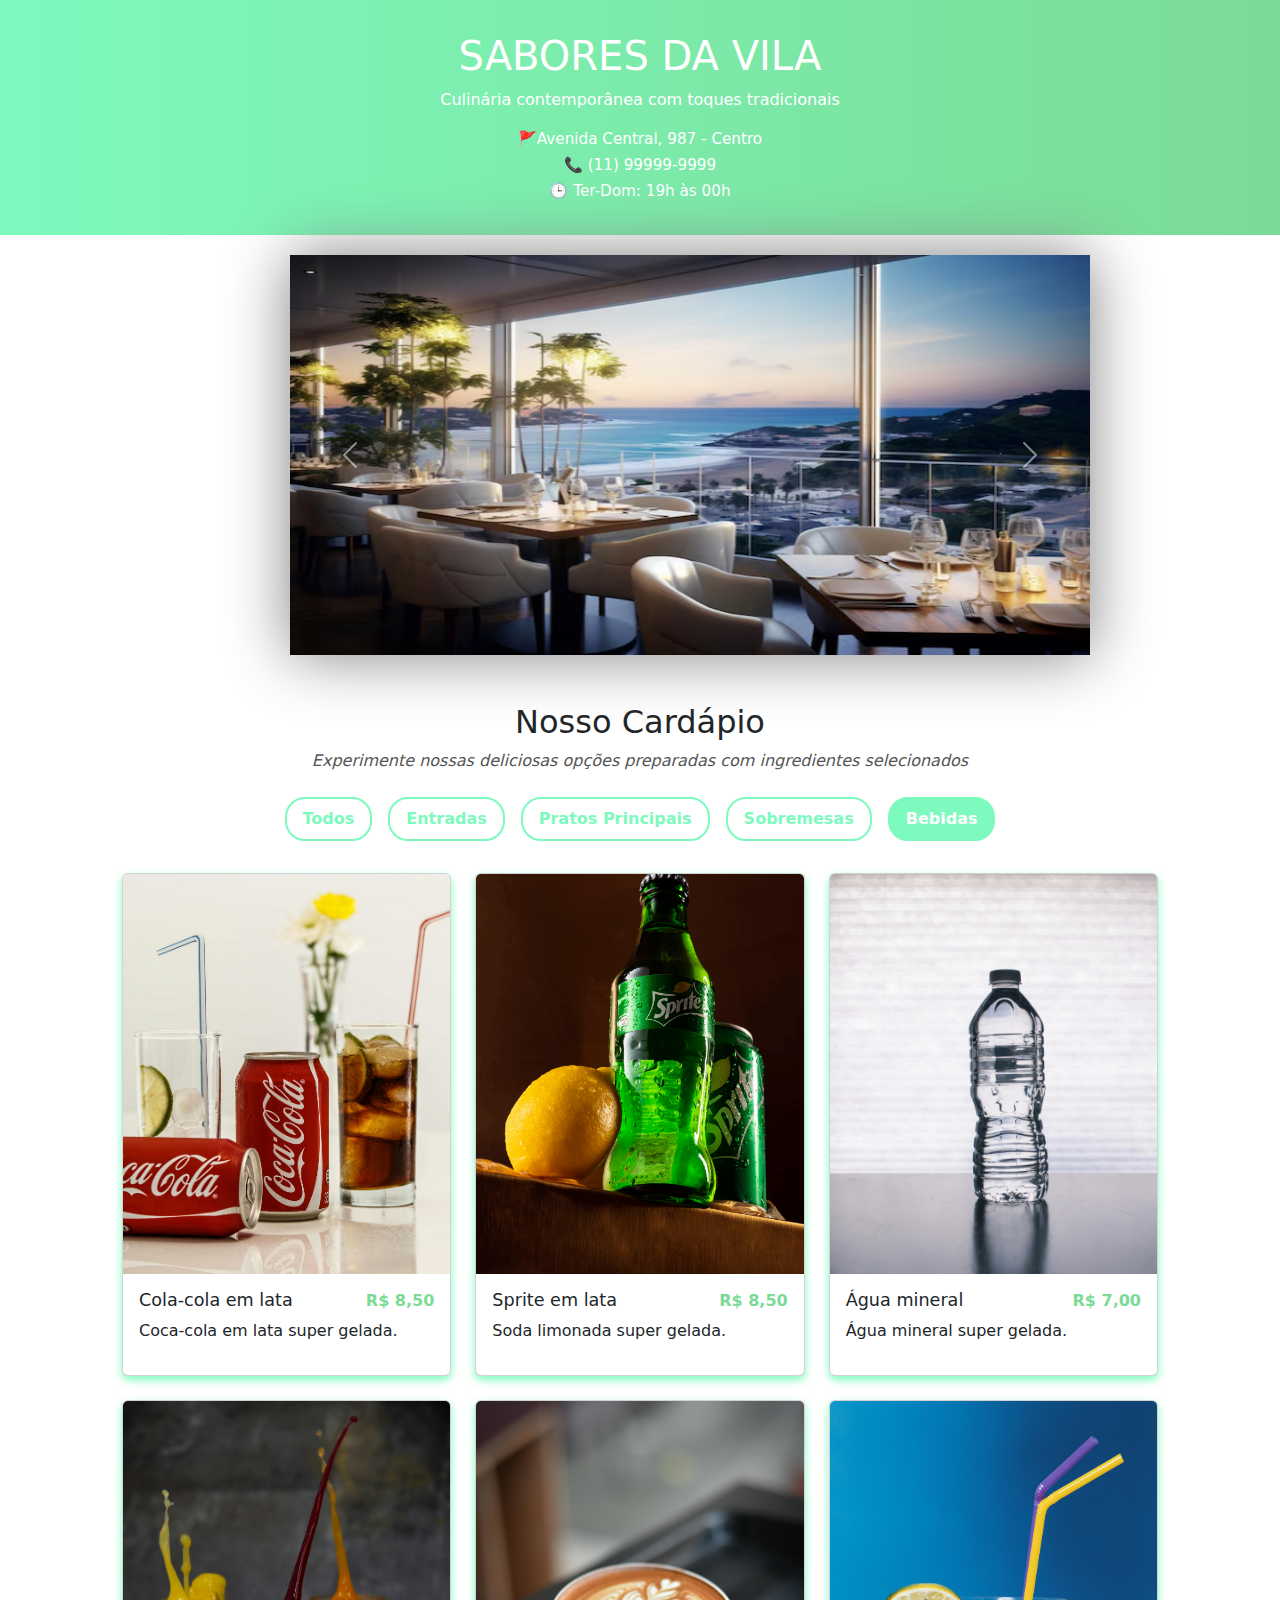
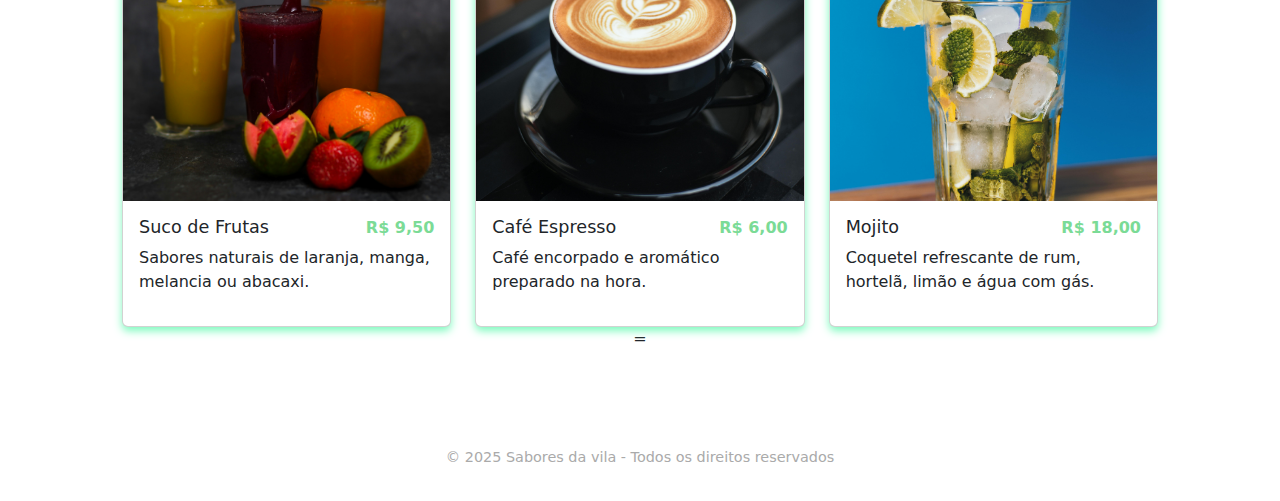
<file: bebidas.html>
<!DOCTYPE html>
<html lang="pt-br">
  <head>
    <meta charset="UTF-8" />
    <meta name="viewport" content="width=device-width, initial-scale=1.0" />
    <link
      rel="stylesheet"
      href="https://cdnjs.cloudflare.com/ajax/libs/font-awesome/6.7.0/css/all.min.css"
      integrity="sha512-9xKTRVabjVeZmc+GUW8GgSmcREDunMM+Dt/GrzchfN8tkwHizc5RP4Ok/MXFFy5rIjJjzhndFScTceq5e6GvVQ=="
      crossorigin="anonymous"
      referrerpolicy="no-referrer"
    />
    
    <title>Sabores da vila</title>
    <link rel="stylesheet" href="style.css" />
    <link href="https://cdn.jsdelivr.net/npm/bootstrap@5.3.3/dist/css/bootstrap.min.css" rel="stylesheet">
    <link rel="stylesheet" href="index.html">
  </head>
  <body>
    <header>
      <h1>SABORES DA VILA</h1>
      <p>Culinária contemporânea com toques tradicionais</p>
      <div class="info">
        <span>🚩Avenida Central, 987 - Centro</span>
        <span>📞 (11) 99999-9999</span>
        <span>🕒 Ter-Dom: 19h às 00h</span>
      </div>
    </header>
    <section>
      <div id="carouselExampleAutoplaying" class="carousel slide" data-bs-ride="carousel">
        <div class="carousel-inner">
          <div class="carousel-item active">
            <img class="img" src="./images/restaurante-panoramico-alterada.avif" class="d-block w-100" alt="...">
          </div>
          <div class="carousel-item">
            <img class="img" src="./images/cozinha-de-restaurante- alterada.webp" class="d-block w-100" alt="...">
          </div>
          <div class="carousel-item">
            <img class="img" src="./images/equipe-de-restaurantes-que-se-posam-juntos-alterada.webp" class="d-block w-100" alt="...">
          </div>
        </div>
        <button class="carousel-control-prev" type="button" data-bs-target="#carouselExampleAutoplaying" data-bs-slide="prev">
          <span class="carousel-control-prev-icon" aria-hidden="true"></span>
          <span class="visually-hidden">Previous</span>
        </button>
        <button class="carousel-control-next" type="button" data-bs-target="#carouselExampleAutoplaying" data-bs-slide="next">
          <span class="carousel-control-next-icon" aria-hidden="true"></span>
          <span class="visually-hidden">Next</span>
        </button>
      </div>
    </section>

    <main>
      <section class="menu-section">
        <h2>Nosso Cardápio</h2>
        <p class="subtitle">
          Experimente nossas deliciosas opções preparadas com ingredientes
          selecionados
        </p>

        <div class="filters">
            <a href="index.html"><button >Todos</button></a>
            <a href="entradas.html" ><button>Entradas</button></a>
            <a href="pratos.html" ><button>Pratos Principais</button></a>
            <a href="sobremesa.html"><button>Sobremesas</button></a>
            <a href="bebidas.html"><button class="active">Bebidas</button></a>
          </div>

        <div class="menu-grid">

          <div class="card">
            <img
              src="./images/pexels-pixabay-50593.jpg"
              alt="Coca-cola em lata"
              width="300"
              height="400"
            />
            <div class="card-content">
              <h3>Cola-cola em lata <span class="price">R$ 8,50</span></h3>
              <p>Coca-cola em lata super gelada.</p>
            </div>
          </div>

          <div class="card">
            <img
              src="./images/pexels-ali-nafezarefi-2572005-4161715.jpg"
              alt="Soda limonada (sprite)"
              width="300"
              height="400"
            />
            <div class="card-content">
              <h3>Sprite em lata <span class="price">R$ 8,50</span></h3>
              <p>Soda limonada super gelada.</p>
            </div>
          </div>

          <div class="card">
            <img
              src="./images/pexels-steve-1000084.jpg"
              alt="Água mineral"
              width="300"
              height="400"
            />
            <div class="card-content">
              <h3>Água mineral <span class="price">R$ 7,00</span></h3>
              <p>Água mineral super gelada.</p>
            </div>
          </div>

          <div class="card">
            <img
              src="./images/dhiren-maru-vN1YusQcUJ4-unsplash.jpg"
              alt="Suco de Frutas"
              width="300"
              height="400"
            />
            <div class="card-content">
              <h3>Suco de Frutas <span class="price">R$ 9,50</span></h3>
              <p>Sabores naturais de laranja, manga, melancia ou abacaxi.</p>
            </div>
          </div>

          <div class="card">
            <img
              src="./images/pexels-chevanon-312418.jpg"
              alt="Café Espresso"
              width="300"
              height="400"
            />
            <div class="card-content">
              <h3>Café Espresso <span class="price">R$ 6,00</span></h3>
              <p>Café encorpado e aromático preparado na hora.</p>
            </div>
          </div>

          <div class="card">
            <img
              src="./images/pexels-kowalievska-1187766.jpg"
              alt="Mojito"
              width="300"
              height="400"
            />
            <div class="card-content">
              <h3>Mojito <span class="price">R$ 18,00</span></h3>
              <p>Coquetel refrescante de rum, hortelã, limão e água com gás.</p>
            </div>
          </div>
        </div>
        =
      </section>
    </main>
    <div class="whatsapp">
      <i class="fa-brands fa-whatsapp fa-fade" style="color: #0fb823"></i>
    </div>

    <footer>© 2025 Sabores da vila - Todos os direitos reservados</footer>
  </body>
  <script src="https://code.jquery.com/jquery-3.6.0.min.js"></script>
  <script src="https://cdn.jsdelivr.net/npm/@popperjs/core@2.11.6/dist/umd/popper.min.js"></script>
  <script src="https://cdn.jsdelivr.net/npm/bootstrap@5.3.0-alpha1/dist/js/bootstrap.min.js"></script>
  
</html>
</file>
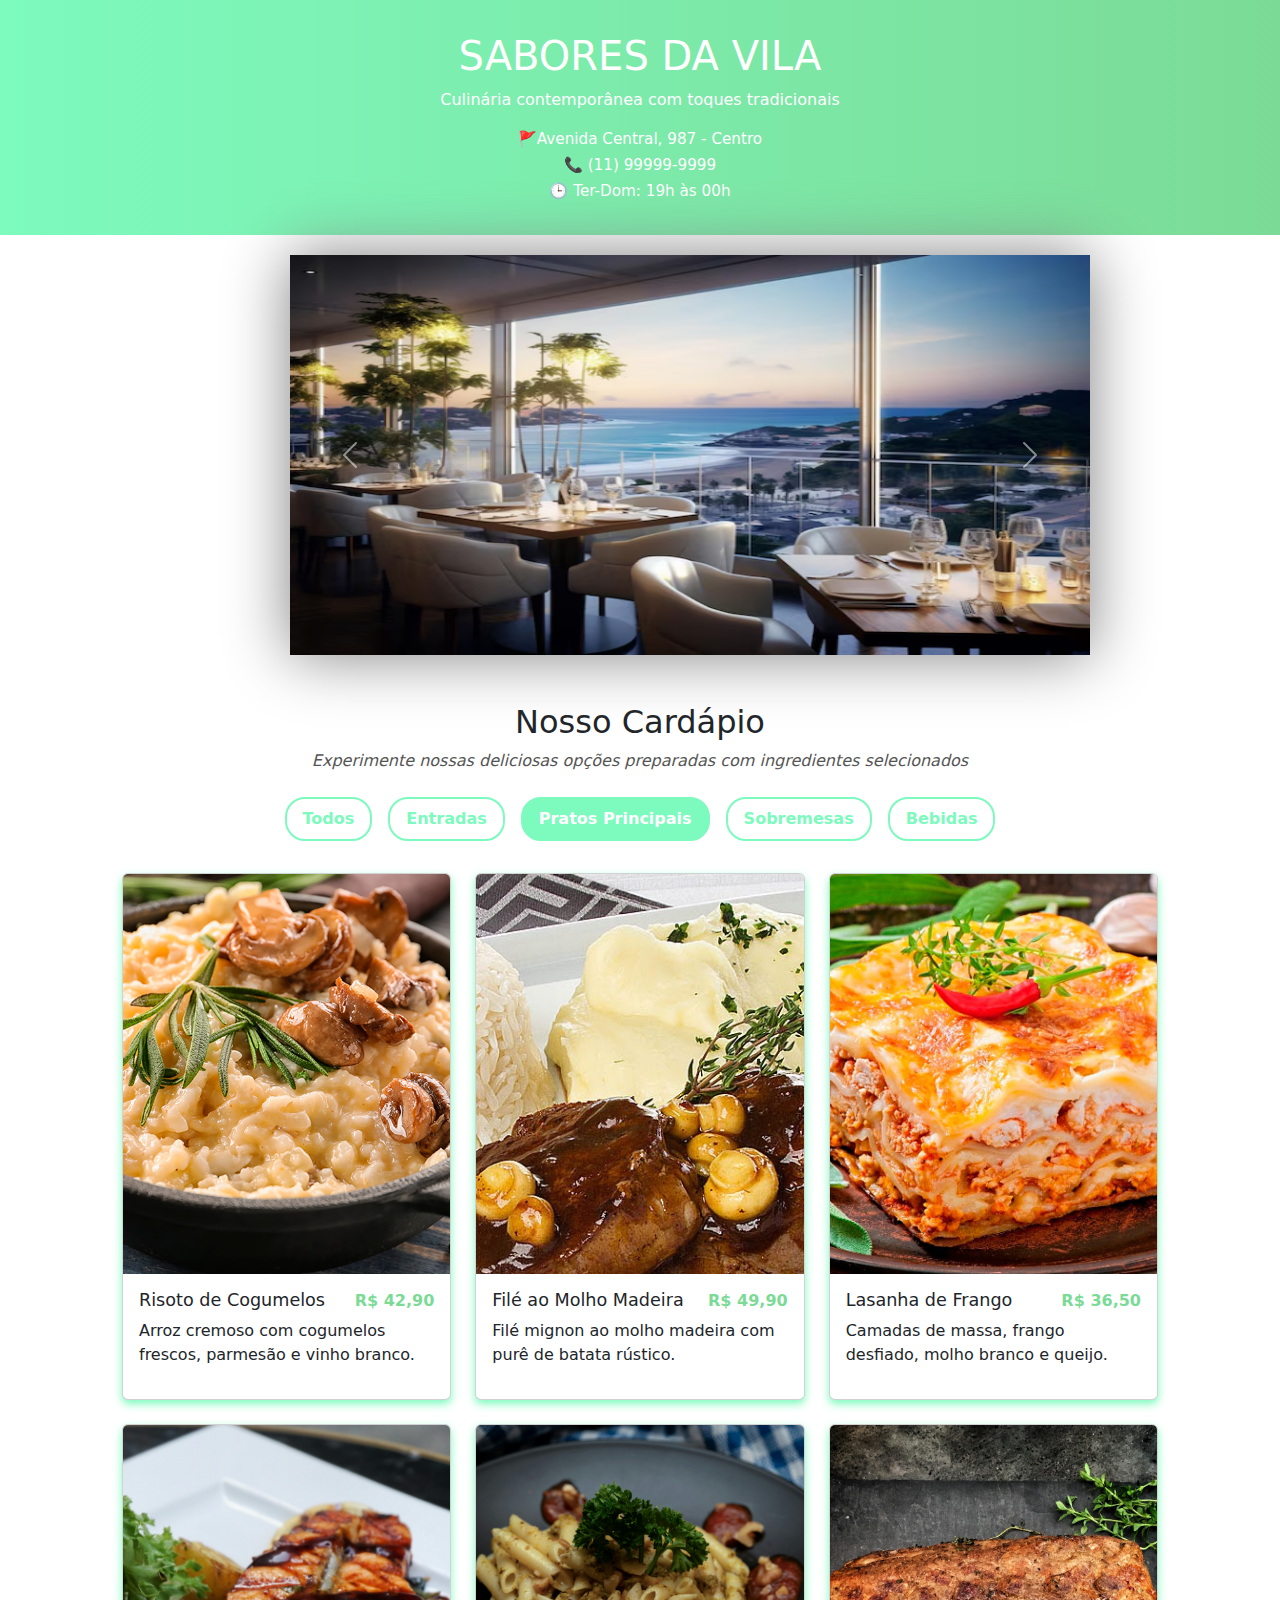
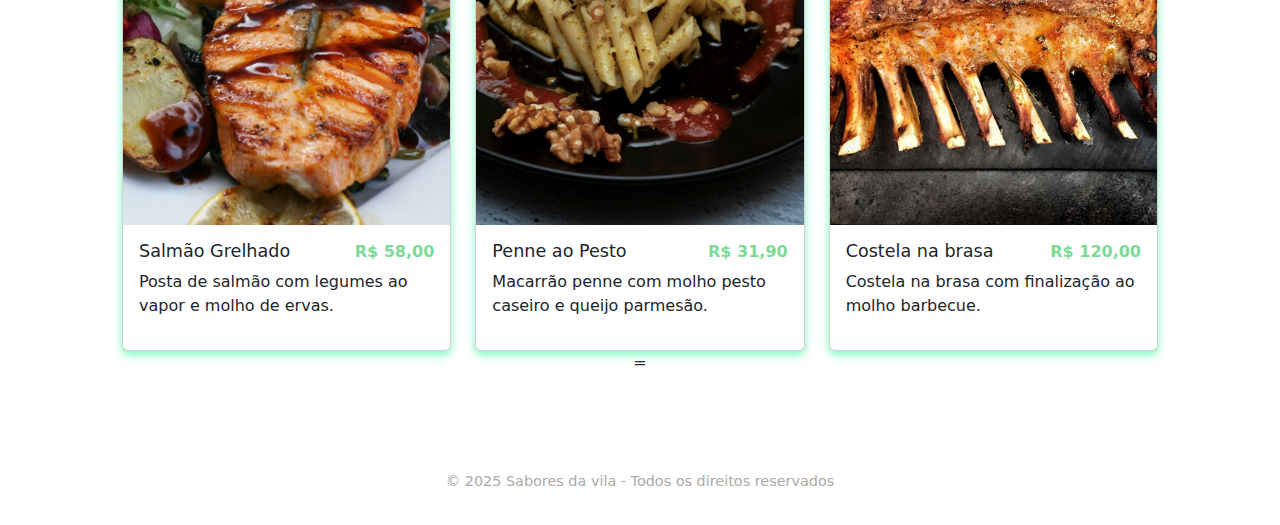
<file: pratos.html>
<!DOCTYPE html>
<html lang="pt-br">
  <head>
    <meta charset="UTF-8" />
    <meta name="viewport" content="width=device-width, initial-scale=1.0" />
    <link
      rel="stylesheet"
      href="https://cdnjs.cloudflare.com/ajax/libs/font-awesome/6.7.0/css/all.min.css"
      integrity="sha512-9xKTRVabjVeZmc+GUW8GgSmcREDunMM+Dt/GrzchfN8tkwHizc5RP4Ok/MXFFy5rIjJjzhndFScTceq5e6GvVQ=="
      crossorigin="anonymous"
      referrerpolicy="no-referrer"
    />
    
    <title>Sabores da vila</title>
    <link rel="stylesheet" href="style.css" />
    <link href="https://cdn.jsdelivr.net/npm/bootstrap@5.3.3/dist/css/bootstrap.min.css" rel="stylesheet">
    <link rel="stylesheet" href="index.html">
  </head>
  <body>
    <header>
      <h1>SABORES DA VILA</h1>
      <p>Culinária contemporânea com toques tradicionais</p>
      <div class="info">
        <span>🚩Avenida Central, 987 - Centro</span>
        <span>📞 (11) 99999-9999</span>
        <span>🕒 Ter-Dom: 19h às 00h</span>
      </div>
    </header>
    <section>
      <div id="carouselExampleAutoplaying" class="carousel slide" data-bs-ride="carousel">
        <div class="carousel-inner">
          <div class="carousel-item active">
            <img class="img" src="./images/restaurante-panoramico-alterada.avif" class="d-block w-100" alt="...">
          </div>
          <div class="carousel-item">
            <img class="img" src="./images/cozinha-de-restaurante- alterada.webp" class="d-block w-100" alt="...">
          </div>
          <div class="carousel-item">
            <img class="img" src="./images/equipe-de-restaurantes-que-se-posam-juntos-alterada.webp" class="d-block w-100" alt="...">
          </div>
        </div>
        <button class="carousel-control-prev" type="button" data-bs-target="#carouselExampleAutoplaying" data-bs-slide="prev">
          <span class="carousel-control-prev-icon" aria-hidden="true"></span>
          <span class="visually-hidden">Previous</span>
        </button>
        <button class="carousel-control-next" type="button" data-bs-target="#carouselExampleAutoplaying" data-bs-slide="next">
          <span class="carousel-control-next-icon" aria-hidden="true"></span>
          <span class="visually-hidden">Next</span>
        </button>
      </div>
    </section>

    <main>
      <section class="menu-section">
        <h2>Nosso Cardápio</h2>
        <p class="subtitle">
          Experimente nossas deliciosas opções preparadas com ingredientes
          selecionados
        </p>

        <div class="filters">
          <a href="index.html"><button >Todos</button></a>
          <a href="entradas.html" ><button>Entradas</button></a>
          <a href="pratos.html" ><button class="active">Pratos Principais</button></a>
          <a href="sobremesa.html"><button>Sobremesas</button></a>
          <a href="bebidas.html"><button>Bebidas</button></a>
          </div>

        <div class="menu-grid">
          <div class="card">
            <img
              src="./images/risoto de cogumelos.png"
              alt="Risoto de Cogumelos"
              width="300"
              height="400"
            />
            <div class="card-content">
              <h3>Risoto de Cogumelos <span class="price">R$ 42,90</span></h3>
              <p>
                Arroz cremoso com cogumelos frescos, parmesão e vinho branco.
              </p>
            </div>
          </div>


          <div class="card">
            <img
              src="./images/filé ao molho madeira.jfif"
              alt="Filé ao Molho Madeira"
              width="300"
              height="400"
            />
            <div class="card-content">
              <h3>Filé ao Molho Madeira <span class="price">R$ 49,90</span></h3>
              <p>Filé mignon ao molho madeira com purê de batata rústico.</p>
            </div>
          </div>

          <div class="card">
            <img
              src="./images/Lasanha-de-frango.jpg"
              alt="Lasanha de Frango"
              width="300"
              height="400"
            />
            <div class="card-content">
              <h3>Lasanha de Frango <span class="price">R$ 36,50</span></h3>
              <p>Camadas de massa, frango desfiado, molho branco e queijo.</p>
            </div>
          </div>

          <div class="card">
            <img
              src="./images/pexels-dam-i-2147761795-29748127.jpg"
              alt="Salmão Grelhado"
              width="300"
              height="400"
            />
            <div class="card-content">
              <h3>Salmão Grelhado <span class="price">R$ 58,00</span></h3>
              <p>Posta de salmão com legumes ao vapor e molho de ervas.</p>
            </div>
          </div>

          <div class="card">
            <img
              src="./images/pexels-guvo59-30373424 (1).jpg"
              alt="Penne ao Pesto"
              width="300"
              height="400"
            />
            <div class="card-content">
              <h3>Penne ao Pesto <span class="price">R$ 31,90</span></h3>
              <p>Macarrão penne com molho pesto caseiro e queijo parmesão.</p>
            </div>
          </div>


          <div class="card">
            <img
              src="./images/pexels-pascal-claivaz-66964-410648.jpg"
              alt="Costela na brasa"
              width="300"
              height="400"
            />
            <div class="card-content">
              <h3>Costela na brasa <span class="price">R$ 120,00</span></h3>
              <p>Costela na brasa com finalização ao molho barbecue.</p>
            </div>
          </div>
        </div>
        =
      </section>
    </main>
    <div class="whatsapp">
      <i class="fa-brands fa-whatsapp fa-fade" style="color: #0fb823"></i>
    </div>

    <footer>© 2025 Sabores da vila - Todos os direitos reservados</footer>
  </body>
  <script src="https://code.jquery.com/jquery-3.6.0.min.js"></script>
  <script src="https://cdn.jsdelivr.net/npm/@popperjs/core@2.11.6/dist/umd/popper.min.js"></script>
  <script src="https://cdn.jsdelivr.net/npm/bootstrap@5.3.0-alpha1/dist/js/bootstrap.min.js"></script>
  
</html>
</file>
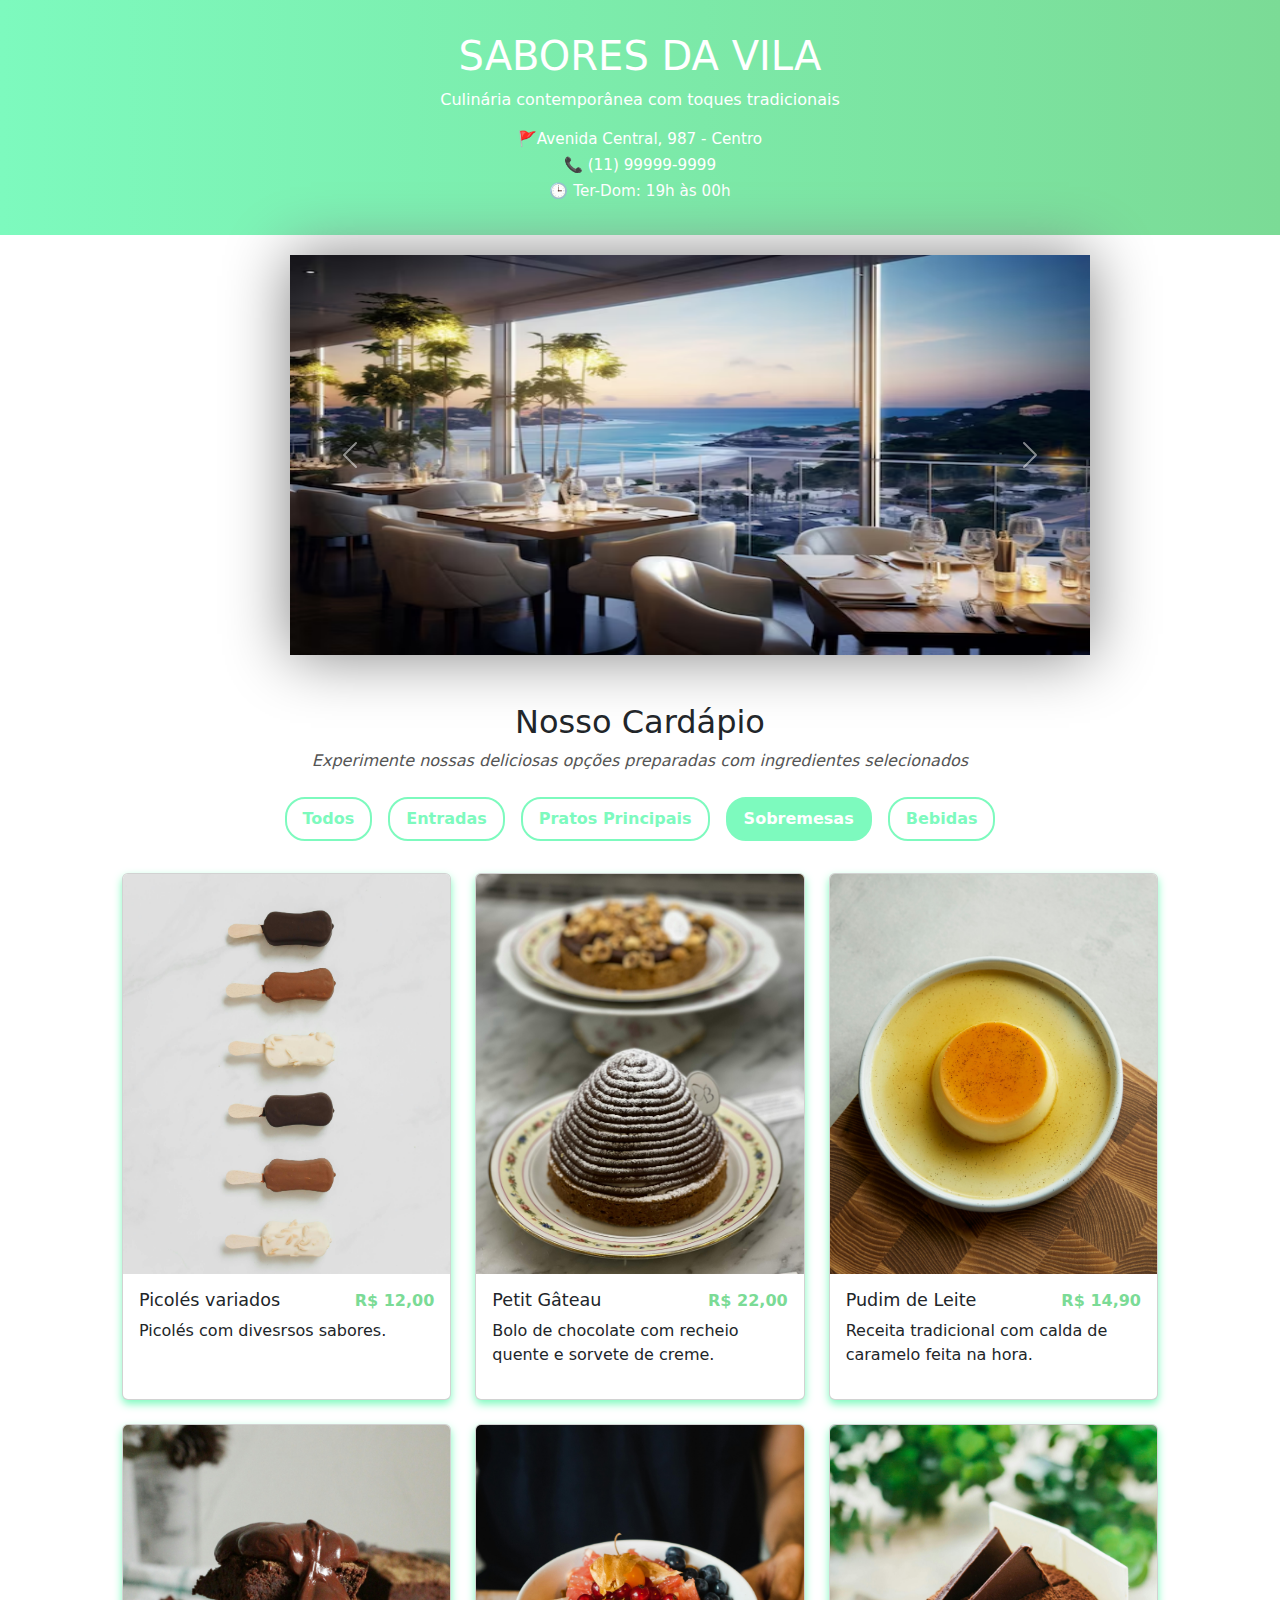
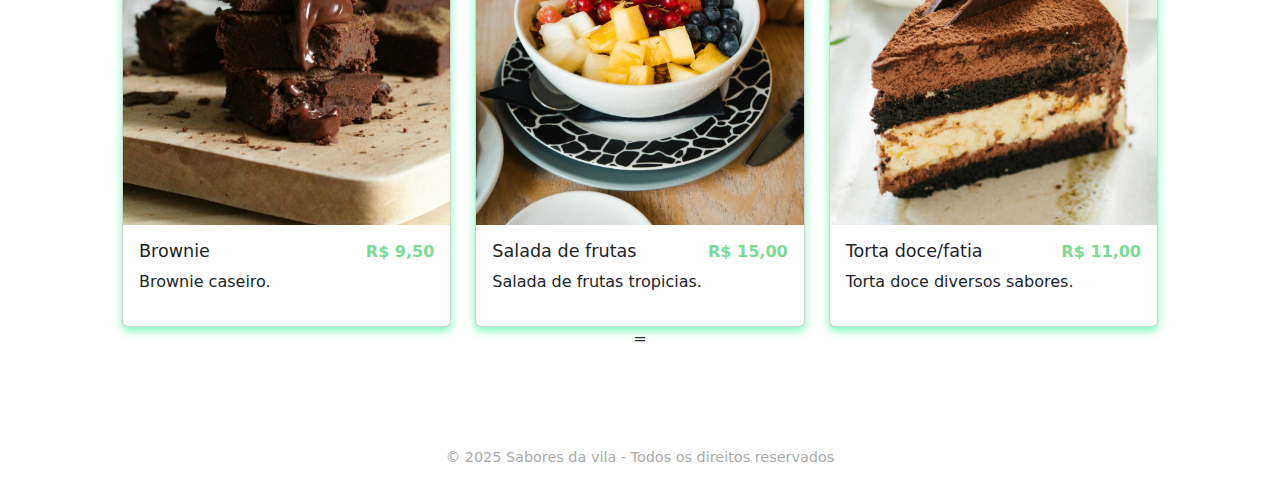
<file: sobremesa.html>
<!DOCTYPE html>
<html lang="pt-br">
  <head>
    <meta charset="UTF-8" />
    <meta name="viewport" content="width=device-width, initial-scale=1.0" />
    <link
      rel="stylesheet"
      href="https://cdnjs.cloudflare.com/ajax/libs/font-awesome/6.7.0/css/all.min.css"
      integrity="sha512-9xKTRVabjVeZmc+GUW8GgSmcREDunMM+Dt/GrzchfN8tkwHizc5RP4Ok/MXFFy5rIjJjzhndFScTceq5e6GvVQ=="
      crossorigin="anonymous"
      referrerpolicy="no-referrer"
    />
    
    <title>Sabores da vila</title>
    <link rel="stylesheet" href="style.css" />
    <link href="https://cdn.jsdelivr.net/npm/bootstrap@5.3.3/dist/css/bootstrap.min.css" rel="stylesheet">
    <link rel="stylesheet" href="index.html">
  </head>
  <body>
    <header>
      <h1>SABORES DA VILA</h1>
      <p>Culinária contemporânea com toques tradicionais</p>
      <div class="info">
        <span>🚩Avenida Central, 987 - Centro</span>
        <span>📞 (11) 99999-9999</span>
        <span>🕒 Ter-Dom: 19h às 00h</span>
      </div>
    </header>
    <section>
      <div id="carouselExampleAutoplaying" class="carousel slide" data-bs-ride="carousel">
        <div class="carousel-inner">
          <div class="carousel-item active">
            <img class="img" src="./images/restaurante-panoramico-alterada.avif" class="d-block w-100" alt="...">
          </div>
          <div class="carousel-item">
            <img class="img" src="./images/cozinha-de-restaurante- alterada.webp" class="d-block w-100" alt="...">
          </div>
          <div class="carousel-item">
            <img class="img" src="./images/equipe-de-restaurantes-que-se-posam-juntos-alterada.webp" class="d-block w-100" alt="...">
          </div>
        </div>
        <button class="carousel-control-prev" type="button" data-bs-target="#carouselExampleAutoplaying" data-bs-slide="prev">
          <span class="carousel-control-prev-icon" aria-hidden="true"></span>
          <span class="visually-hidden">Previous</span>
        </button>
        <button class="carousel-control-next" type="button" data-bs-target="#carouselExampleAutoplaying" data-bs-slide="next">
          <span class="carousel-control-next-icon" aria-hidden="true"></span>
          <span class="visually-hidden">Next</span>
        </button>
      </div>
    </section>

    <main>
      <section class="menu-section">
        <h2>Nosso Cardápio</h2>
        <p class="subtitle">
          Experimente nossas deliciosas opções preparadas com ingredientes
          selecionados
        </p>

        <div class="filters">
          <a href="index.html"><button >Todos</button></a>
          <a href="entradas.html"><button>Entradas</button></a>
          <a href="pratos.html" ><button>Pratos Principais</button></a>
          <a href="sobremesa.html"><button class="active">Sobremesas</button></a>
          <a href="bebidas.html"><button >Bebidas</button></a>
        </div>

        <div class="menu-grid">

          <div class="card">
            <img
              src="./images/pexels-polina-tankilevitch-4725705.jpg"
              alt="Picolés variados"
              width="300"
              height="400"
            />
            <div class="card-content">
              <h3>Picolés variados <span class="price">R$ 12,00</span></h3>
              <p>Picolés com divesrsos sabores.</p>
            </div>
          </div>

          <div class="card">
            <img
              src="./images/pexels-anthony-rahayel-125801377-11011256.jpg"
              alt="Petit Gâteau"
              width="300"
              height="400"
            />
            <div class="card-content">
              <h3>Petit Gâteau <span class="price">R$ 22,00</span></h3>
              <p>Bolo de chocolate com recheio quente e sorvete de creme.</p>
            </div>
          </div>

          <div class="card">
            <img
              src="./images/pexels-max-griss-16866522-12340630.jpg"
              alt="Pudim de Leite"
              width="300"
              height="400"
            />
            <div class="card-content">
              <h3>Pudim de Leite <span class="price">R$ 14,90</span></h3>
              <p>Receita tradicional com calda de caramelo feita na hora.</p>
            </div>
          </div>

          <div class="card">
            <img
              src="./images/pexels-marta-dzedyshko-1042863-2067396.jpg"
              alt="Brownie"
              width="300"
              height="400"
            />
            <div class="card-content">
              <h3>Brownie <span class="price">R$ 9,50</span></h3>
              <p>Brownie caseiro.</p>
            </div>
          </div>

          <div class="card">
            <img
              src="./images/pexels-julias-torten-und-tortchen-434418-18574188.jpg"
              alt="Salada de Frutas"
              width="300"
              height="400"
            />
            <div class="card-content">
              <h3>Salada de frutas <span class="price">R$ 15,00</span></h3>
              <p>Salada de frutas tropicias.</p>
            </div>
          </div>

          <div class="card">
            <img
              src="./images/pexels-elli-559179-1854652.jpg"
              alt="Torta doce"
              width="300"
              height="400"
            />
            <div class="card-content">
              <h3>Torta doce/fatia <span class="price">R$ 11,00</span></h3>
              <p>Torta doce diversos sabores.</p>
            </div>
          </div>
        </div>
        =
      </section>
    </main>
    <div class="whatsapp">
      <i class="fa-brands fa-whatsapp fa-fade" style="color: #0fb823"></i>
    </div>

    <footer>© 2025 Sabores da vila - Todos os direitos reservados</footer>
  </body>
  <script src="https://code.jquery.com/jquery-3.6.0.min.js"></script>
  <script src="https://cdn.jsdelivr.net/npm/@popperjs/core@2.11.6/dist/umd/popper.min.js"></script>
  <script src="https://cdn.jsdelivr.net/npm/bootstrap@5.3.0-alpha1/dist/js/bootstrap.min.js"></script>
  
</html>
</file>
<file: style.css>
* {
    margin: 0;
    padding: 0;
    box-sizing: border-box;
  }
  
  body {
    font-family: 'Segoe UI', Tahoma, Geneva, Verdana, sans-serif;
    background: #f9f9f9;
    color: #333;
  }
  
  header {
    background: linear-gradient(to right,#7dfabe,#7bdb96);
    color: white;
    text-align: center;
    padding: 2rem 1rem;
  }
  
  header h1 {
    font-size: 2.5rem;
    margin-bottom: 0.5rem;
  }
  
  header .info {
    margin-top: 1rem;
    font-size: 0.95rem;
    display: flex;
    flex-direction: column;
    gap: 0.2rem;
  }
  img{
    width: 800px;
    height: 400px;
  }
  #carouselExampleAutoplaying{
    height: 400px;
    width: 800px;
    margin-left: 290px;
    box-shadow: 0 0 60px gray;
    margin-top: 20px;
  }
  
  .menu-section {
    max-width: 1100px;
    margin: 2rem auto;
    padding: 1rem;
    text-align: center;
  }
  
  .menu-section h2 {
    font-size: 2rem;
    margin-bottom: 0.5rem;
  }
  
  .subtitle {
    font-style: italic;
    color: #555;
    margin-bottom: 1.5rem;
  }
  
  .filters {
    display: flex;
    justify-content: center;
    gap: 1rem;
    flex-wrap: wrap;
    margin-bottom: 2rem;
  }
  
  .filters button {
    background: transparent;
    border: 2px solid #7dfabe;
    color: #7dfabe;
    padding: 0.5rem 1rem;
    border-radius: 20px;
    cursor: pointer;
    transition: 0.3s;
    font-weight: bold;
  }
  
  .filters .active,
  .filters button:hover {
    background: #7dfabe;
    color: white;
  }
  
  .menu-grid {
    display: grid;
    grid-template-columns: repeat(auto-fit, minmax(280px, 1fr));
    gap: 1.5rem;
    padding: 0 1rem;
  }
  
  .card {
    background: white;
    min-height: 360px;
    border-radius: 12px;
    overflow: hidden;
    box-shadow: 0 4px 8px #7dfabe;
    transition: transform 0.3s;
  }
  
  .card:hover {
    transform: translateY(-5px);
  }
  
  .card img {
    width: 100%;
    min-height: 68%;
    object-fit: cover;
  }
  
  .card-content {
    padding: 1rem;
    text-align: left;
  }
  
  .card h3 {
    font-size: 1.1rem;
    display: flex;
    justify-content: space-between;
    align-items: center;
    margin-bottom: 0.5rem;
  }
  
  .price {
    color: #7bdb96;
    font-weight: bold;
    font-size: 1rem;
  }
  
  footer {
    text-align: center;
    padding: 2rem 1rem;
    background-color: #fff;
    font-size: 0.9rem;
    color: #aaa;
    margin-top: 3rem;
  }
  .whatsapp{
    width: 100px;
    height: 100px;
    font-size: 70px;
    position: fixed;
    bottom: 50px;
    right: 0;
  }
</file>
